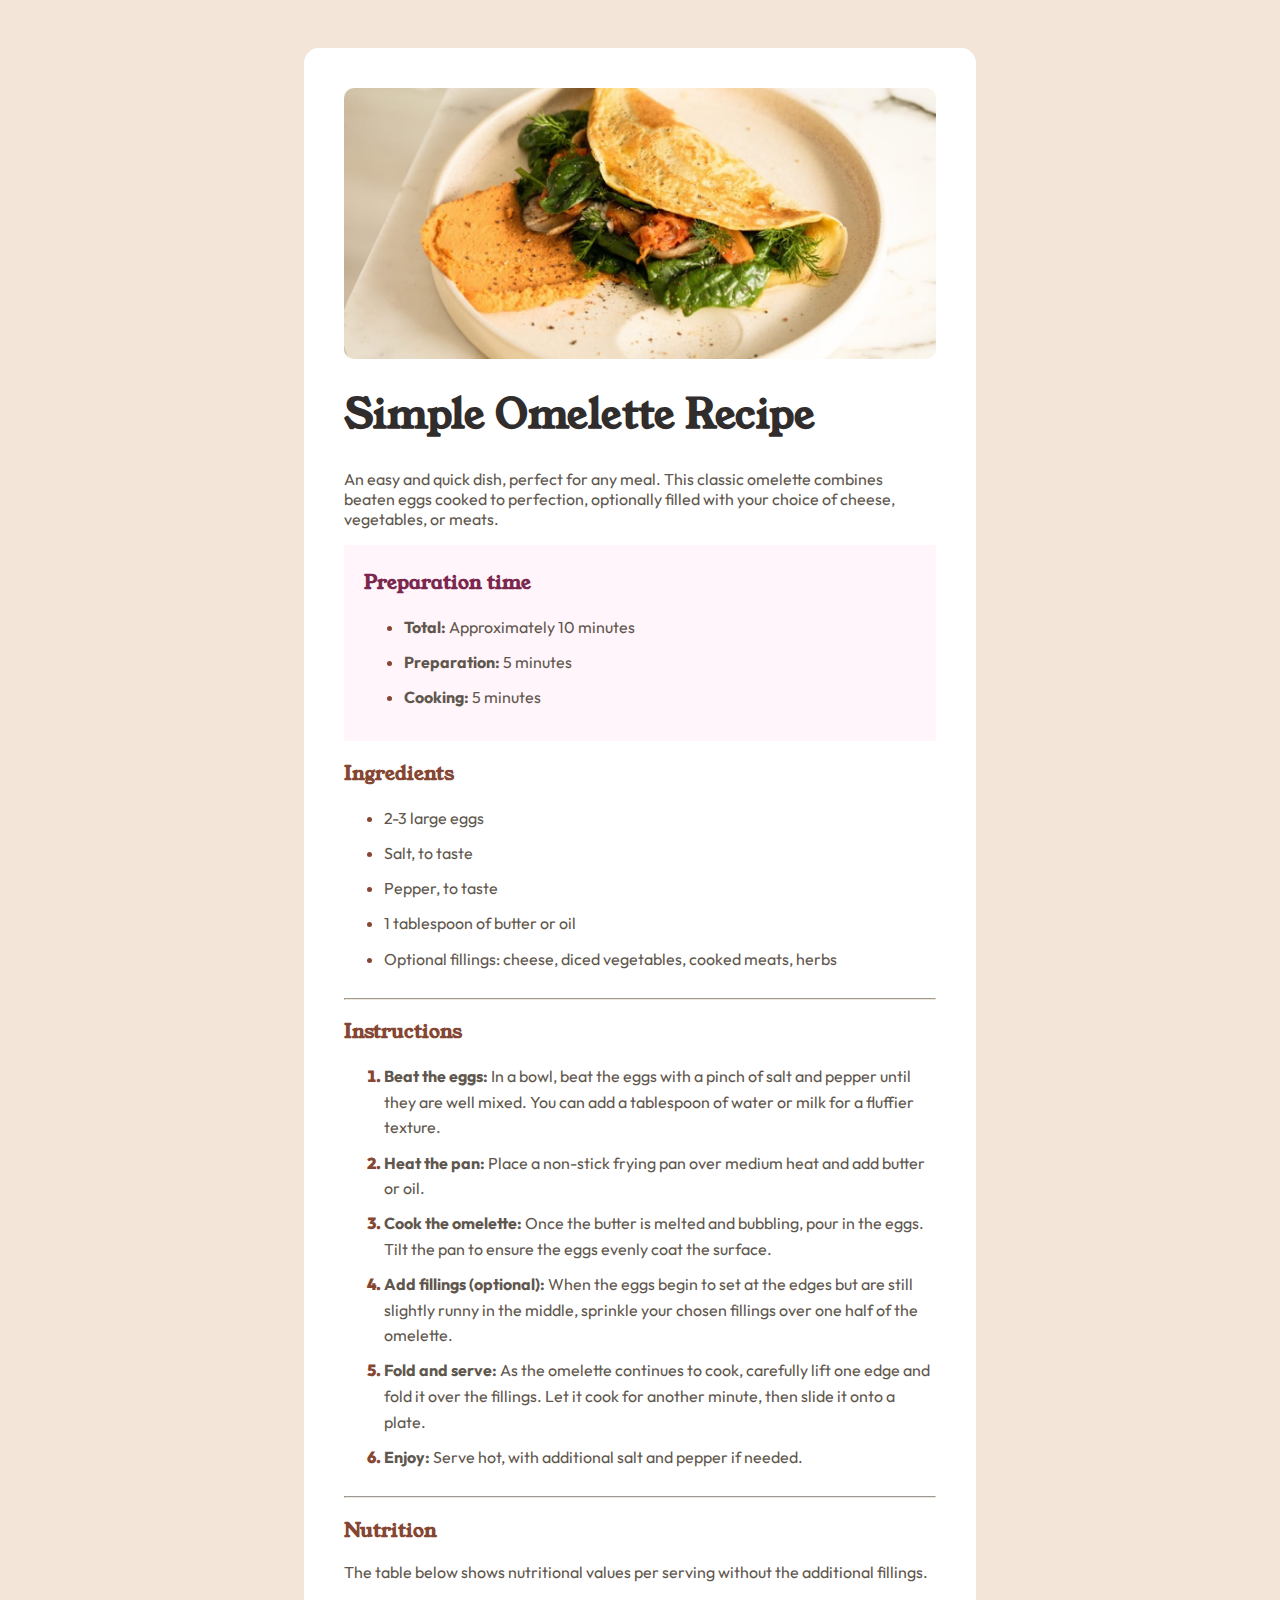
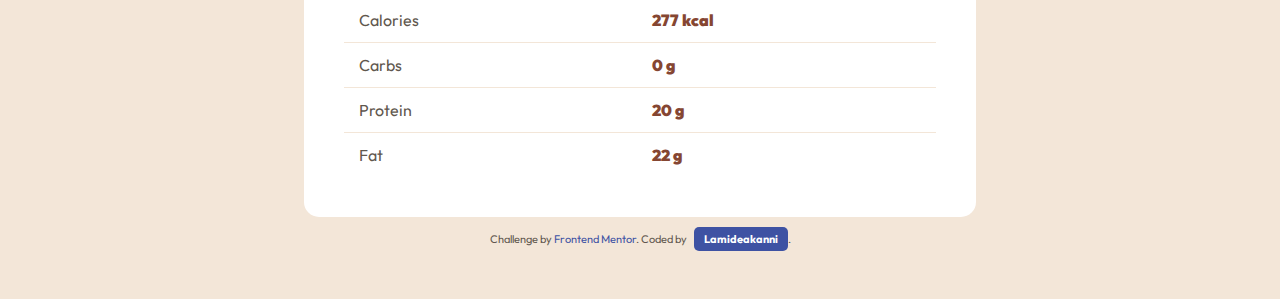
<file: index.html>
<!DOCTYPE html>
<html lang="en">
<head>
  <meta charset="UTF-8">
  <meta name="viewport" content="width=device-width, initial-scale=1.0">

  <link rel="icon" type="image/png" sizes="32x32" href="./assets/images/favicon-32x32.png">
  <link rel="stylesheet" href="./css/style.css">
  <link href="https://fonts.googleapis.com/css2?family=Outfit:wght@400;600;700&family=Young+Serif&display=swap" rel="stylesheet">

  
  <title>Frontend Mentor | Recipe page Task</title>

  
</head>
<body>
<section class="container">
    <div class="landing-page">
      <img src="./assets/images/image-omelette.jpeg" alt="headerImage" srcset="">
      
      <h1>Simple Omelette Recipe</h1>

    <p>An easy and quick dish, perfect for any meal. This classic omelette combines beaten eggs cooked 
    to perfection, optionally filled with your choice of cheese, vegetables, or meats.</p>

      <div class="preparation">
          <h3>Preparation time</h3>
        <ul>
          <li><strong>Total:</strong> Approximately 10 minutes</li>
          <li><strong>Preparation:</strong> 5 minutes</li>
          <li><strong>Cooking:</strong> 5 minutes</li>
        </ul>
      </div>

    
    <h3>Ingredients</h3>
      <ul>
        <li> 2-3 large eggs</li>
        <li> Salt, to taste</li>
        <li>Pepper, to taste</li>
        <li>1 tablespoon of butter or oil</li>
        <li>Optional fillings: cheese, diced vegetables, cooked meats, herbs</li>
      </ul>
<hr>
    <h3>Instructions</h3>
      <ol>
        <li><strong>Beat the eggs:</strong> In a bowl, beat the eggs with a pinch of salt and pepper until they are well mixed. 
    You can add a tablespoon of water or milk for a fluffier texture.</li>
        <li><strong>Heat the pan:</strong> Place a non-stick frying pan over medium heat and add butter or oil.</li>
        <li><strong>Cook the omelette:</strong> Once the butter is melted and bubbling, pour in the eggs. Tilt the pan to ensure 
    the eggs evenly coat the surface.</li>
        <li><strong>Add fillings (optional):</strong> When the eggs begin to set at the edges but are still slightly runny in the 
    middle, sprinkle your chosen fillings over one half of the omelette.</li>
        <li><strong>Fold and serve:</strong> As the omelette continues to cook, carefully lift one edge and fold it over the 
    fillings. Let it cook for another minute, then slide it onto a plate.</li>
        <li><strong>Enjoy:</strong> Serve hot, with additional salt and pepper if needed.</li>
      </ol>
<hr>
    <h3>Nutrition</h3>
      <p>The table below shows nutritional values per serving without the additional fillings.</p>

    <table class="landing-page-table">
  <tbody>
    <tr>
      <td>Calories</td>
      <td>277 kcal</td>
    </tr>
    <tr>
      <td>Carbs</td>
      <td>0 g</td>
    </tr>
    <tr>
      <td>Protein</td>
      <td>20 g</td>
    </tr>
    <tr>
      <td>Fat</td>
      <td>22 g</td>
    </tr>
  </tbody>
</table>


    </div>
  </section>

<div class="attribution">
  Challenge by 
  <a href="https://www.frontendmentor.io?ref=challenge" target="_blank">Frontend Mentor</a>. 
  Coded by 
<a href="mailto:olamideenoch167@gmail.com?subject=Frontend Mentor Project Feedback" class="email-btn">
  Lamideakanni
</a>.
</div>

</body>
</html>
</file>
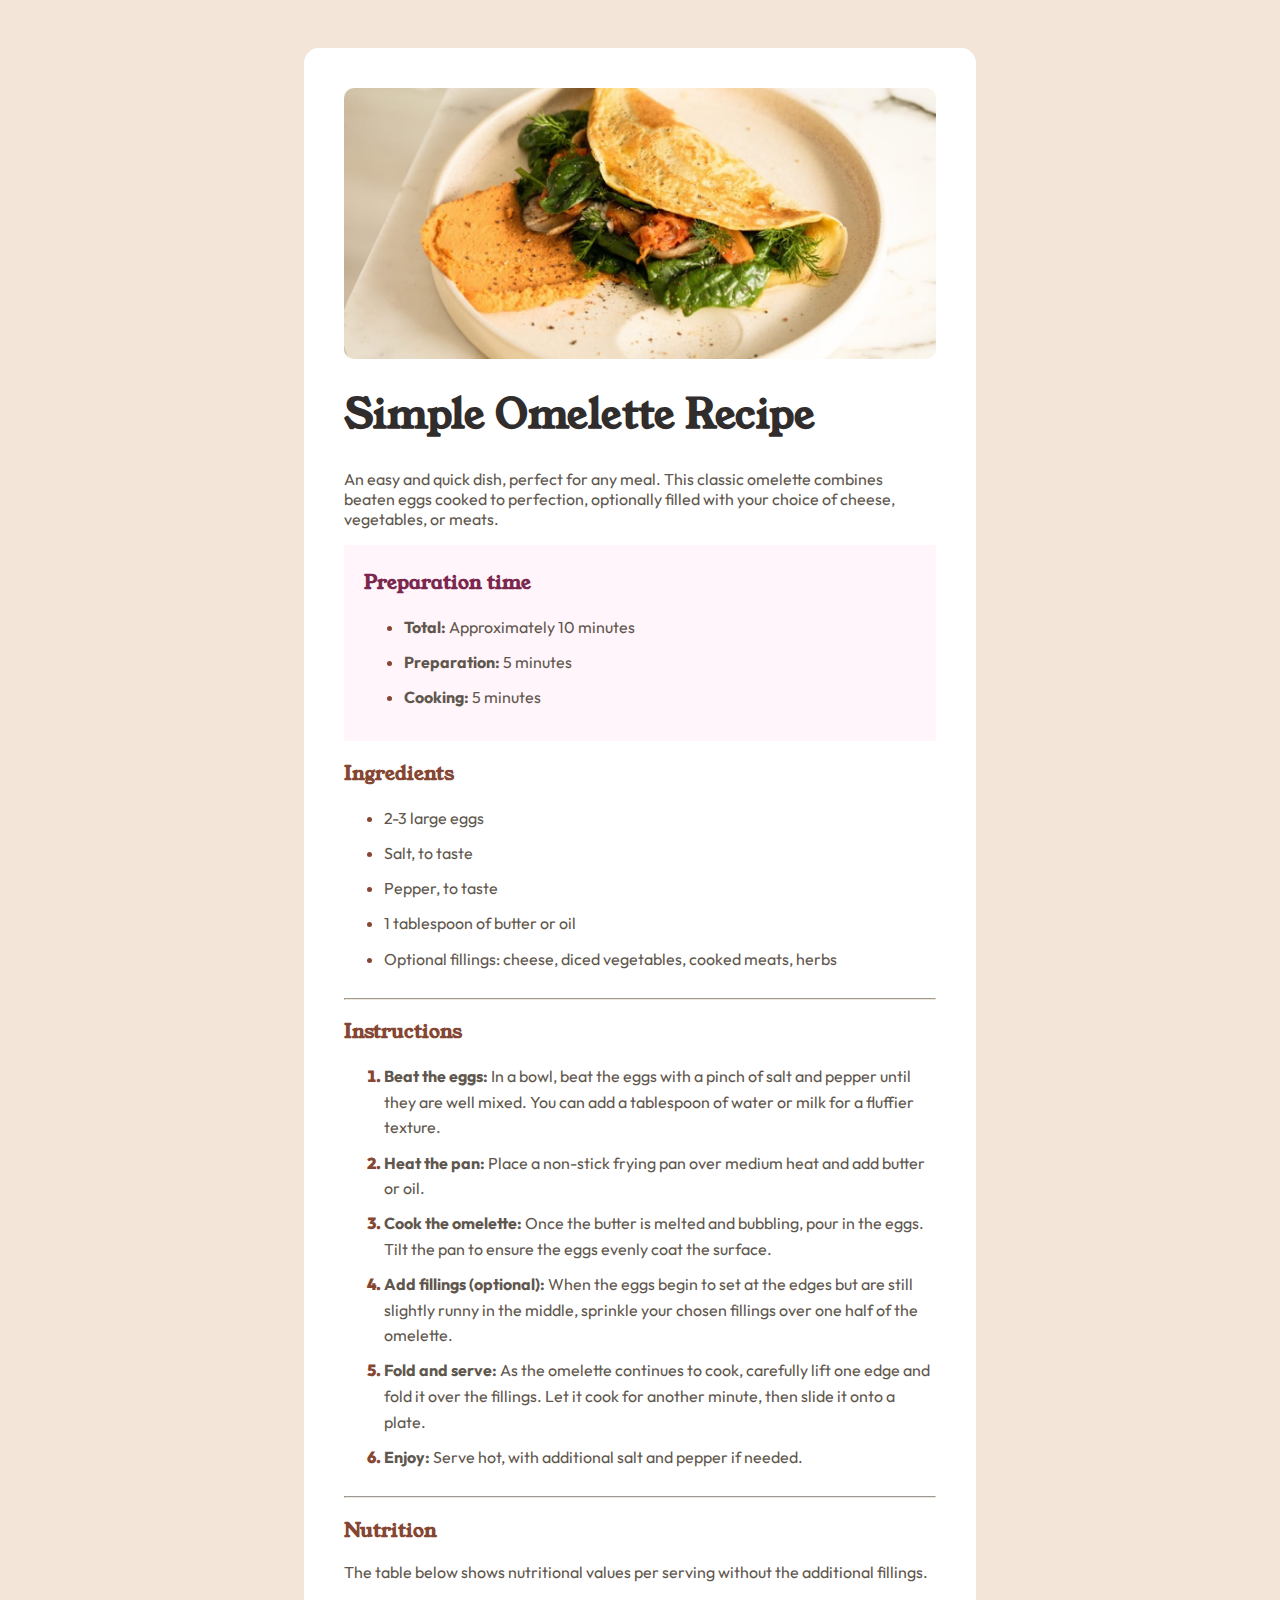
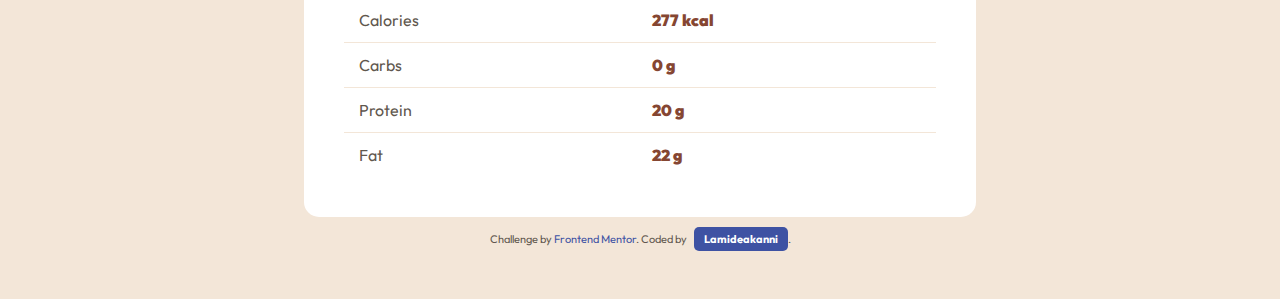
<file: recipe-page-main/index.html>
<!DOCTYPE html>
<html lang="en">
<head>
  <meta charset="UTF-8">
  <meta name="viewport" content="width=device-width, initial-scale=1.0">

  <link rel="icon" type="image/png" sizes="32x32" href="./assets/images/favicon-32x32.png">
  <link rel="stylesheet" href="/recipe-page-main/css/style.css">
  <link href="https://fonts.googleapis.com/css2?family=Outfit:wght@400;600;700&family=Young+Serif&display=swap" rel="stylesheet">

  
  <title>Frontend Mentor | Recipe page Task</title>

  
</head>
<body>
<section class="container">
    <div class="landing-page">
      <img src="/recipe-page-main/assets/images/image-omelette.jpeg" alt="headerImage" srcset="">
      
      <h1>Simple Omelette Recipe</h1>

    <p>An easy and quick dish, perfect for any meal. This classic omelette combines beaten eggs cooked 
    to perfection, optionally filled with your choice of cheese, vegetables, or meats.</p>

      <div class="preparation">
          <h3>Preparation time</h3>
        <ul>
          <li><strong>Total:</strong> Approximately 10 minutes</li>
          <li><strong>Preparation:</strong> 5 minutes</li>
          <li><strong>Cooking:</strong> 5 minutes</li>
        </ul>
      </div>

    
    <h3>Ingredients</h3>
      <ul>
        <li> 2-3 large eggs</li>
        <li> Salt, to taste</li>
        <li>Pepper, to taste</li>
        <li>1 tablespoon of butter or oil</li>
        <li>Optional fillings: cheese, diced vegetables, cooked meats, herbs</li>
      </ul>
<hr>
    <h3>Instructions</h3>
      <ol>
        <li><strong>Beat the eggs:</strong> In a bowl, beat the eggs with a pinch of salt and pepper until they are well mixed. 
    You can add a tablespoon of water or milk for a fluffier texture.</li>
        <li><strong>Heat the pan:</strong> Place a non-stick frying pan over medium heat and add butter or oil.</li>
        <li><strong>Cook the omelette:</strong> Once the butter is melted and bubbling, pour in the eggs. Tilt the pan to ensure 
    the eggs evenly coat the surface.</li>
        <li><strong>Add fillings (optional):</strong> When the eggs begin to set at the edges but are still slightly runny in the 
    middle, sprinkle your chosen fillings over one half of the omelette.</li>
        <li><strong>Fold and serve:</strong> As the omelette continues to cook, carefully lift one edge and fold it over the 
    fillings. Let it cook for another minute, then slide it onto a plate.</li>
        <li><strong>Enjoy:</strong> Serve hot, with additional salt and pepper if needed.</li>
      </ol>
<hr>
    <h3>Nutrition</h3>
      <p>The table below shows nutritional values per serving without the additional fillings.</p>

    <table class="landing-page-table">
  <tbody>
    <tr>
      <td>Calories</td>
      <td>277 kcal</td>
    </tr>
    <tr>
      <td>Carbs</td>
      <td>0 g</td>
    </tr>
    <tr>
      <td>Protein</td>
      <td>20 g</td>
    </tr>
    <tr>
      <td>Fat</td>
      <td>22 g</td>
    </tr>
  </tbody>
</table>


    </div>
  </section>

<div class="attribution">
  Challenge by 
  <a href="https://www.frontendmentor.io?ref=challenge" target="_blank">Frontend Mentor</a>. 
  Coded by 
<a href="mailto:olamideenoch167@gmail.com?subject=Frontend Mentor Project Feedback" class="email-btn">
  Lamideakanni
</a>.
</div>

</body>
</html>
</file>
<file: css/style.css>
body{
    background-color:  hsl(30, 54%, 90%);
    padding: 40px;
    font-family: 'Outfit', sans-serif;
    color: hsl(30, 10%, 34%);
}

.container{
    background-color:  hsl(0, 0%, 100%);
    margin: auto;
    width: 50%;
    padding: 40px;
    border-radius: 15px;
    max-width: 650px;
}

.landing-page img{
    width: 100%;
    border-radius: 10px;
    display: block;
    margin: 0 auto;
}

h1, h3{
    font-family: 'Young Serif', serif;
}
.landing-page h1{
    color: hsl(24, 5%, 18%);
    font-size: 40px;
}

h3:not(:first-child){
    color: hsl(14, 45%, 36%);
}
h3:first-child{
    color: hsl(332, 51%, 32%);
}
.landing-page p{
    font-size: 16px;
}

.preparation{
    background-color: hsl(330, 100%, 98%);
    padding:5px 5px 5px 20px;
}
ul, ol{
    line-height: 1.6em;
}
ul li::marker, ol li::marker{
    color: hsl(14, 45%, 36%);
    font-weight: 900;
}
li{
    padding-bottom: .6em;
}

.landing-page-table {
  width: 100%;
  max-width: 600px;
  border-collapse: collapse;
  /* margin: 20px; */
  font-size: 16px;
  text-align: left;
  border-radius: 10px;
  overflow: hidden;
}

.landing-page-table td {
  padding: 12px 15px;
}

.landing-page-table tbody tr:not(:last-child), hr {
  border-bottom: hsl(30, 54%, 90%) 1px solid;
}

.landing-page-table tr td:nth-child(2){
    color: hsl(14, 45%, 36%);
    font-weight: 900;
}

.attribution { 
  font-size: 11px; 
  text-align: center;
  margin-top: 10px; 
}

.attribution a { 
  color: hsl(228, 45%, 44%); 
  text-decoration: none;
}

.email-btn {
  display: inline-block;
  padding: 5px 10px;
  margin-left: 5px;
  background-color: hsl(228, 45%, 44%);
  color: #fff !important;
  border-radius: 5px;
  font-weight: bold;
  transition: background 0.3s ease;
}

.email-btn:hover {
  background-color: hsl(228, 45%, 35%);
}

/* MEDIA QUERY */
@media (max-width: 768px) {
    body {
        padding: 20px;
    }
    .container {
        width: 90%;
        padding: 20px;
    }
    .landing-page h1 {
        font-size: 28px;
    }
    .landing-page p {
        font-size: 15px;
    }
}

@media (max-width: 480px) {
    .container {
        width: 100%;
        padding: 15px;
    }
    .landing-page h1 {
        font-size: 24px;
    }
    .landing-page p,
    .landing-page-table td {
        font-size: 14px;
    }
    .email-btn {
        display: block;
        margin: 10px auto;
        text-align: center;
    }
}
</file>
<file: recipe-page-main/css/style.css>
body{
    background-color:  hsl(30, 54%, 90%);
    padding: 40px;
    font-family: 'Outfit', sans-serif;
    color: hsl(30, 10%, 34%);
}

.container{
    background-color:  hsl(0, 0%, 100%);
    margin: auto;
    width: 50%;
    padding: 40px;
    border-radius: 15px;
    max-width: 650px;
}

.landing-page img{
    width: 100%;
    border-radius: 10px;
    display: block;
    margin: 0 auto;
}

h1, h3{
    font-family: 'Young Serif', serif;
}
.landing-page h1{
    color: hsl(24, 5%, 18%);
    font-size: 40px;
}

h3:not(:first-child){
    color: hsl(14, 45%, 36%);
}
h3:first-child{
    color: hsl(332, 51%, 32%);
}
.landing-page p{
    font-size: 16px;
}

.preparation{
    background-color: hsl(330, 100%, 98%);
    padding:5px 5px 5px 20px;
}
ul, ol{
    line-height: 1.6em;
}
ul li::marker, ol li::marker{
    color: hsl(14, 45%, 36%);
    font-weight: 900;
}
li{
    padding-bottom: .6em;
}

.landing-page-table {
  width: 100%;
  max-width: 600px;
  border-collapse: collapse;
  /* margin: 20px; */
  font-size: 16px;
  text-align: left;
  border-radius: 10px;
  overflow: hidden;
}

.landing-page-table td {
  padding: 12px 15px;
}

.landing-page-table tbody tr:not(:last-child), hr {
  border-bottom: hsl(30, 54%, 90%) 1px solid;
}

.landing-page-table tr td:nth-child(2){
    color: hsl(14, 45%, 36%);
    font-weight: 900;
}

.attribution { 
  font-size: 11px; 
  text-align: center;
  margin-top: 10px; 
}

.attribution a { 
  color: hsl(228, 45%, 44%); 
  text-decoration: none;
}

.email-btn {
  display: inline-block;
  padding: 5px 10px;
  margin-left: 5px;
  background-color: hsl(228, 45%, 44%);
  color: #fff !important;
  border-radius: 5px;
  font-weight: bold;
  transition: background 0.3s ease;
}

.email-btn:hover {
  background-color: hsl(228, 45%, 35%);
}

/* MEDIA QUERY */
@media (max-width: 768px) {
    body {
        padding: 20px;
    }
    .container {
        width: 90%;
        padding: 20px;
    }
    .landing-page h1 {
        font-size: 28px;
    }
    .landing-page p {
        font-size: 15px;
    }
}

@media (max-width: 480px) {
    .container {
        width: 100%;
        padding: 15px;
    }
    .landing-page h1 {
        font-size: 24px;
    }
    .landing-page p,
    .landing-page-table td {
        font-size: 14px;
    }
    .email-btn {
        display: block;
        margin: 10px auto;
        text-align: center;
    }
}
</file>
